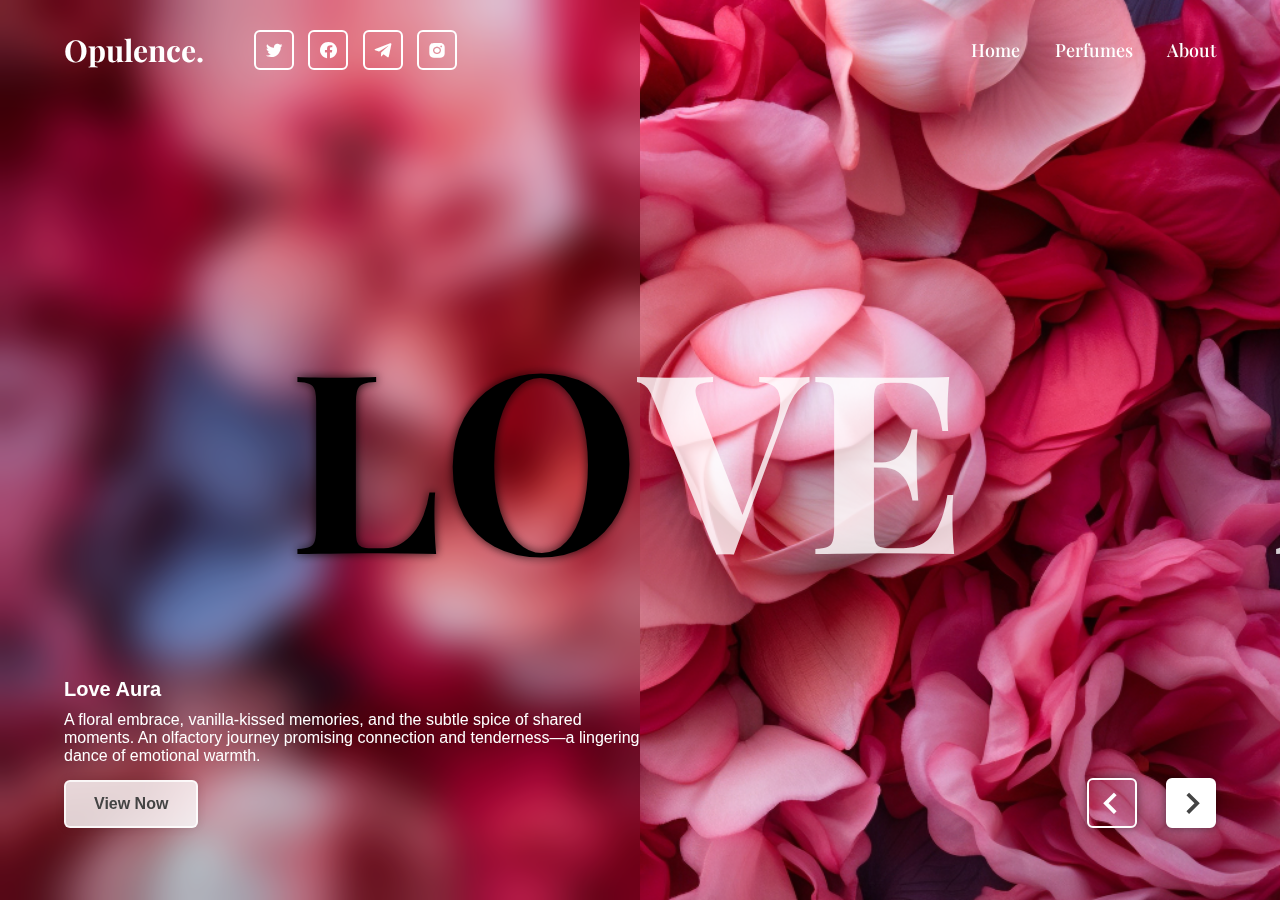
<file: index.html>
<!DOCTYPE html>
<html lang="en">
<head>
    <meta charset="UTF-8">
    <meta name="viewport" content="width=device-width, initial-scale=1.0">
    <title>Opulence</title>
    <link rel="stylesheet" href="style.css">
    <link href="https://unpkg.com/boxicons@2.1.4/css/boxicons.min.css" rel="stylesheet">
</head>
<body>

    <header class = "header">
        <a href="index.html" class = "logo">Opulence.</a>

        <div class="social-media">
            <a href="#"><i class="bx bxl-twitter"></i></a>
            <a href="#"><i class="bx bxl-facebook-circle" ></i></a>
            <a href="#"><i class="bx bxl-telegram" ></i></a>
            <a href="#"><i class="bx bxl-instagram-alt" ></i></a>
        </div>

        <nav class="navbar">
            <a href="index.html">Home</a>
            <a href="Perfumes.html">Perfumes</a>
            <a href="About.html">About</a>
        </nav>

    </header>
    
    <section class="banner">
        <div class="slider">
            <div class="slide active">
                <img src="love-background.png" alt="Love">
                <div class="left-info">
                    <div class="penetrate-blur">
                        <h1>LO</h1>
                    </div>
                    <div class="content">
                        <h3>Love Aura</h3>
                        <p>A floral embrace, vanilla-kissed memories, and the subtle spice of shared moments. An olfactory journey promising connection and tenderness—a lingering dance of emotional warmth.
                        </p>
                        <a href="Love.html" class="btn">View Now</a>
                    </div>
                </div>
                <div class="right-info">
                    <h1>VE</h1>
                    <!-- <h3>Scents</h3> -->
                </div>
            </div>

            <div class="slide">
                <img src="green-3.png" alt="Calm">
                <div class="left-info">
                    <div class="penetrate-blur">
                        <h1>CA</h1>
                    </div>
                    <div class="content">
                        <h3>Calm Aura</h3>
                        <p>A lavender caress, a sage breeze, and the gentle hug of lemongrass. An aromatic poem, it weaves tranquility—a fragrant serenity settling like a quiet dusk. A peaceful dance of soothing scents, inviting the soul to rest in the serene embrace of the moment.
                        </p>
                        <a href="Calm.html" class="btn">View Now</a>
                    </div>
                </div>
                <div class="right-info">
                    <h1>LM</h1>
                    <!-- <h3>Scents</h3> -->
                </div>
            </div>

            <div class="slide">
                <img src="blue-3.png" alt="Energy">
                <div class="left-info">
                    <div class="penetrate-blur">
                        <h1>ENE</h1>
                    </div>
                    <div class="content">
                        <h3>Energy Aura</h3>
                        <p>A citrus surge, a rosemary dance, and the invigorating hug of cinnamon. An aromatic anthem, it pulses with vitality—a fragrant burst that sparks a lively symphony. A spirited ballet of refreshing scents, awakening the spirit to the lively rhythm of the moment.
                        </p>
                        <a href="Energy.html" class="btn">View Now</a>
                    </div>
                </div>
                <div class="right-info">
                    <h1>RGY</h1>
                    <!-- <h3>Scents</h3> -->
                </div>
            </div>

            <div class="slide">
                <img src="yellow-1.png" alt="Radiance">
                <div class="left-info">
                    <div class="penetrate-blur">
                        <h1>RADI</h1>
                    </div>
                    <div class="content">
                        <h3>Radiance Aura</h3>
                        <p>A jasmine glow, a strawberry dance, and the luminous embrace of frankincense. An aromatic sonnet, it illuminates the senses—a fragrant brilliance echoing the sun's tender caress. A radiant ballet of uplifting scents, enveloping the spirit in a shimmering aura of light and positivity.
                        </p>
                        <a href="Radiance.html" class="btn">View Now</a>
                    </div>
                </div>
                <div class="right-info">
                    <h1>ANCE</h1>
                    <!-- <h3>Scents</h3> -->
                </div>
            </div >
        </div>
        <div class="navigation">
            <span class="prev-btn">
                <i class="bx bx-chevron-left"></i>
            </span>
            <span class="next-btn">
                <i class="bx bx-chevron-right" ></i>
            </span>
        </div>
    </section>

    <script src="script.js"></script>
</body>
</html>
</file>
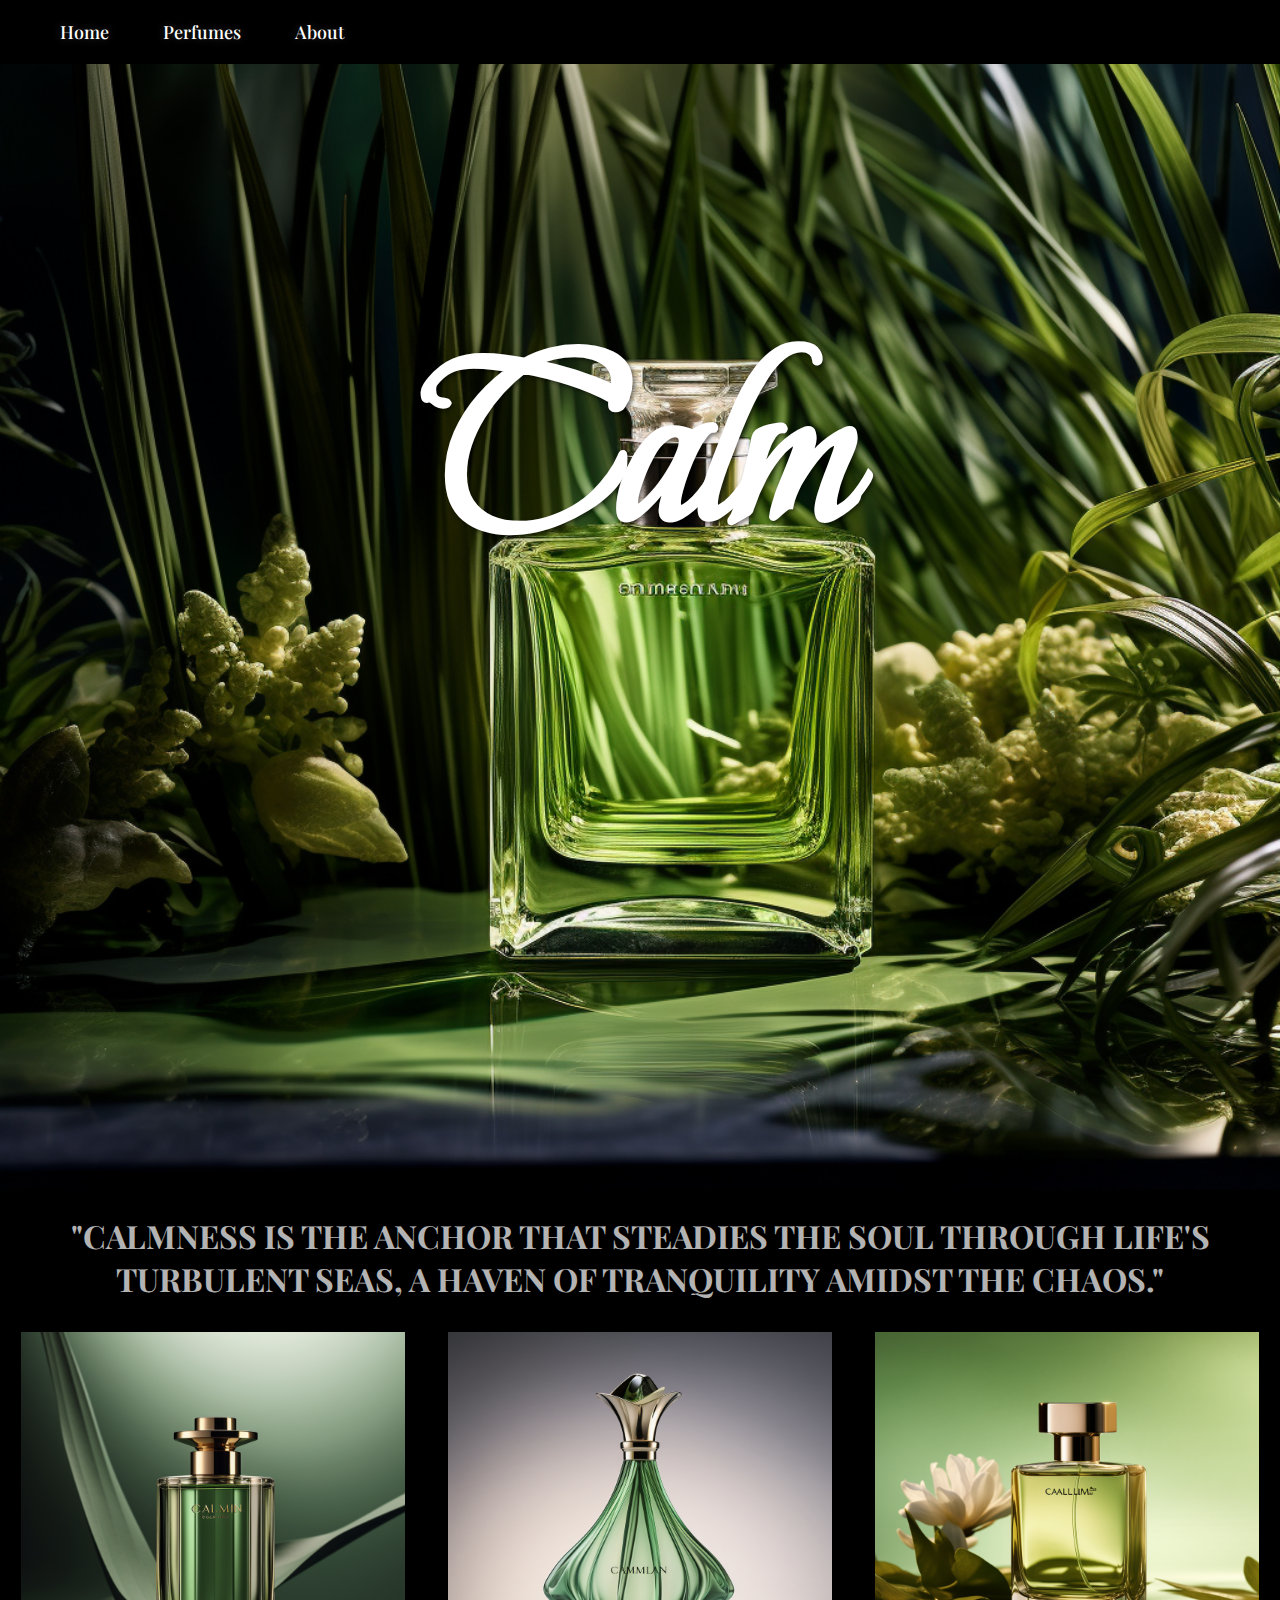
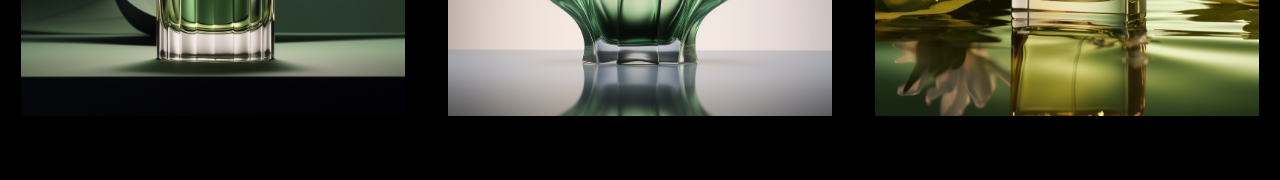
<file: Calm.html>
<!DOCTYPE html>
<html lang="en">

<head>
    <meta charset="UTF-8">
    <title>Perfume Company</title>
    <link rel="stylesheet" href="Love.css">
</head>

<body>
    <nav class="navbar">
        <a href="index.html">Home</a>
        <a href="Perfumes.html">Perfumes</a>
        <a href="About.html">About</a>
    </nav>
    <div class="main-section">
            <div class="header-text">
                <h1>Calm</h1>
            </div>
        <img class="full-screen-image" src="C-background-2.png" alt="Perfume Image">
    </div>
    <div class="subheader-text">
        <h1>"CALMNESS IS THE ANCHOR THAT STEADIES THE SOUL THROUGH LIFE'S TURBULENT SEAS, A HAVEN OF TRANQUILITY AMIDST THE CHAOS."</h1>
    </div>
    <div class="perfume-grid">
        <div class="perfume-item">
            <img class="perfume-image" src="calm-perfume-2.png" alt="Perfume 1">
            <div class="perfume-info">
                <h2>Calm Waters</h2>
                <p>This sandalwood-infused perfume whispers of dusky evenings, entwining rich, creamy woodiness with delicate jasmine and rose. A warm embrace of earthy patchouli and musk crafts an intimate, lingering promise—a scent embodying love's timeless allure and depth.</p>
                <h3>It smells like...</h3>
                <p>entering a room where sandalwood incense burns softly, infusing the air with its warm, woody aroma, reminiscent of a comforting, intimate setting.</p>
                <a href="#" class="btn">View Now</a>
            </div>
        </div>

        <div class="perfume-item">
            <img class="perfume-image" src="calm-perfume-1.png" alt="Perfume 2">
            <div class="perfume-info">
                <h2>Quiet Haven</h2>
                <p>This rose-infused perfume sings of dawn-kissed petals, melding fresh roses with citrusy bergamot, evoking an initial rush of vibrant romance. As it settles, it reveals velvety depths of jasmine and peony, culminating in a warm, enduring embrace of amber and musk—a timeless ode to love's tender elegance.</p>
                <h3>It smells like...</h3>
                <p>walking through a garden in the early morning, where the air is filled with the sweet, fresh fragrance of blooming roses after a light rain.</p>
                <a href="#" class="btn">View Now</a>
            </div>
        </div>

        <div class="perfume-item">
            <img class="perfume-image" src="calm-perfume-3.png" alt="Perfume 3">
            <div class="perfume-info">
                <h2>Serenity Mist</h2>
                <p>This vanilla-centered perfume envelops like a cozy hug, blending sweet vanilla bean with delicate florals, conjuring nostalgic affection. A warm embrace emerges, reminiscent of shared fireside moments, while amber and musk leave an intimate, enduring trail—a fragrance that whispers of love's gentle embrace.</p>
                <h3>It smells like...</h3>
                <p>stepping into a kitchen where freshly baked vanilla cookies wafts through the air, enveloping you in a sweet, comforting embrace. </p>
                <a href="#" class="btn">View Now</a>
            </div>
        </div>
    </div>
</body>

</html>
</file>
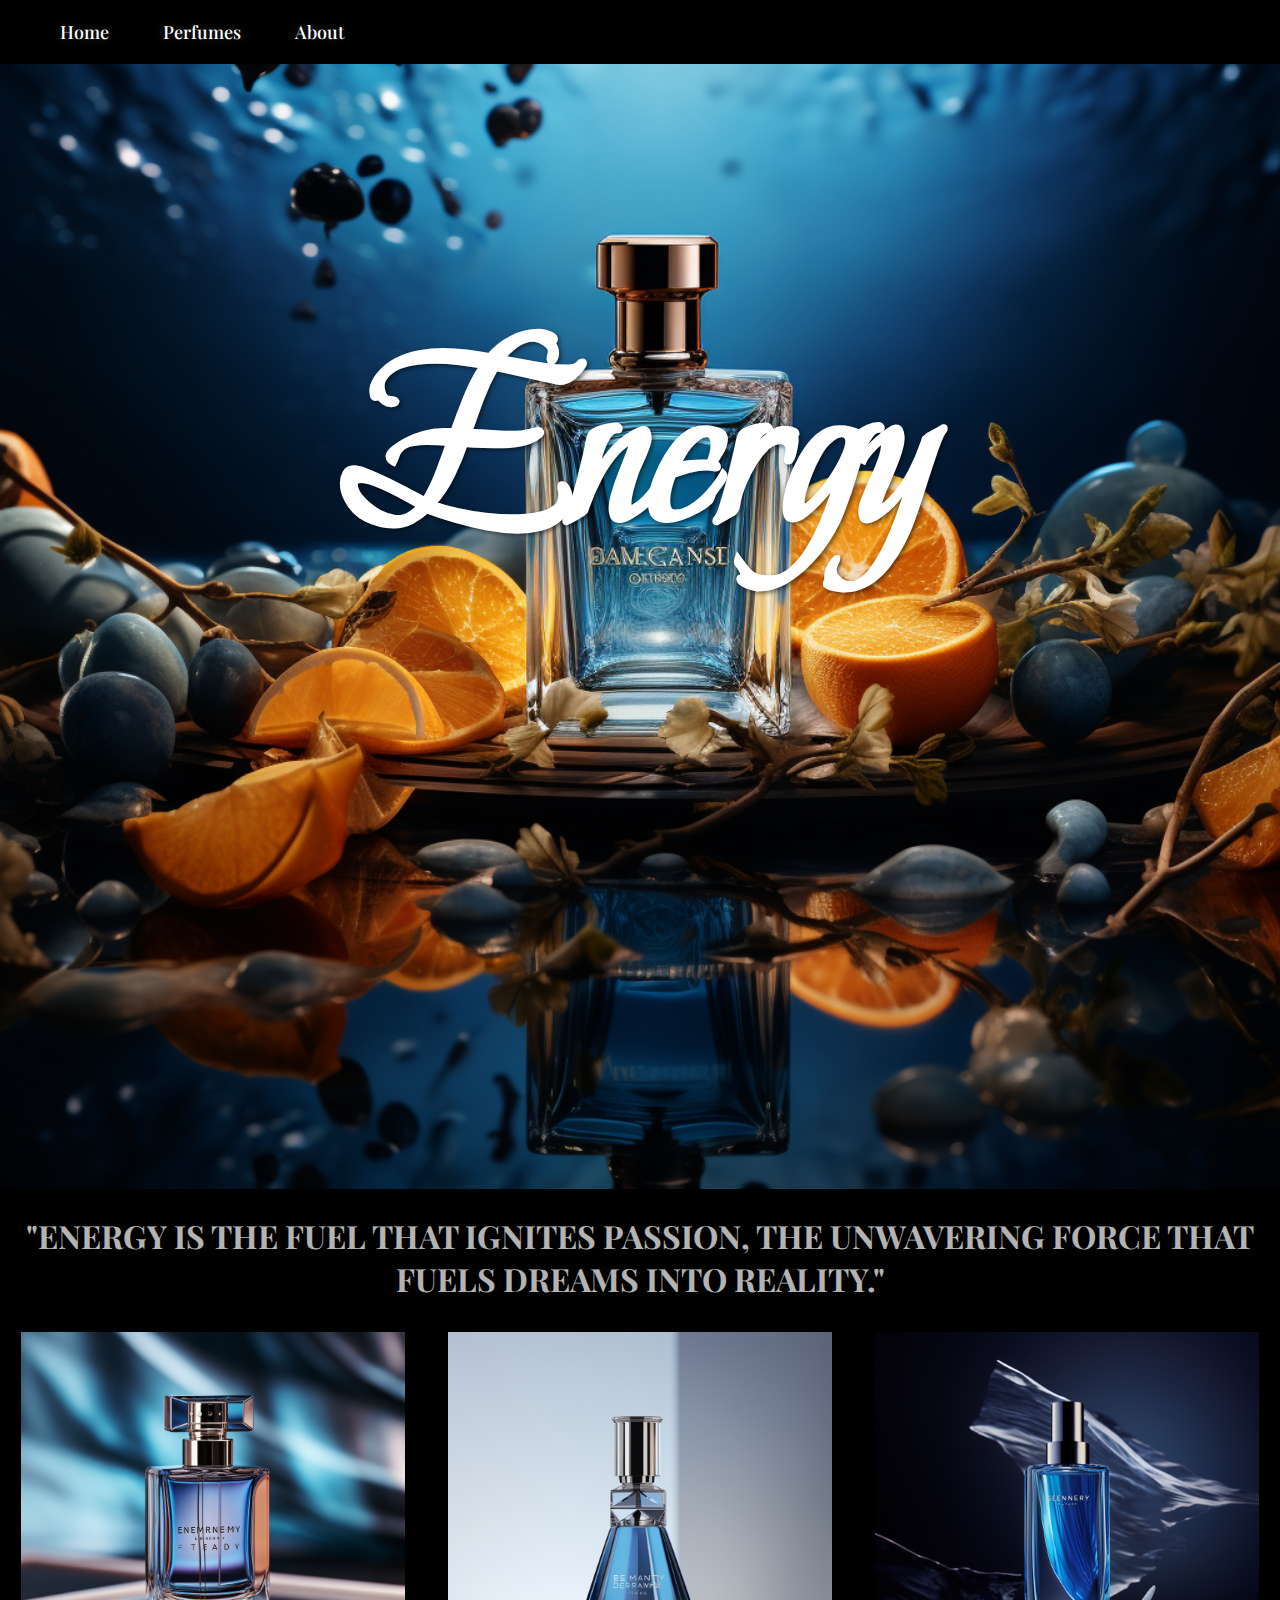
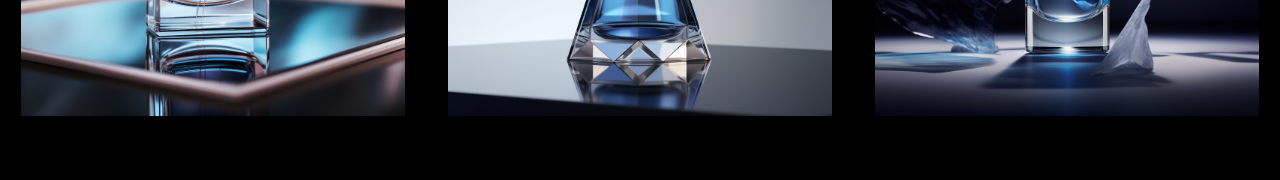
<file: Energy.html>
<!DOCTYPE html>
<html lang="en">

<head>
    <meta charset="UTF-8">
    <title>Perfume Company</title>
    <link rel="stylesheet" href="Love.css">
</head>

<body>
    <nav class="navbar">
        <a href="index.html">Home</a>
        <a href="Perfumes.html">Perfumes</a>
        <a href="About.html">About</a>
    </nav>
    <div class="main-section">
            <div class="header-text">
                <h1>Energy</h1>
            </div>
        <img class="full-screen-image" src="E-background-1.png" alt="Perfume Image">
    </div>
    <div class="subheader-text">
        <h1>"ENERGY IS THE FUEL THAT IGNITES PASSION, THE UNWAVERING FORCE THAT FUELS DREAMS INTO REALITY."</h1>
    </div>
    <div class="perfume-grid">
        <div class="perfume-item">
            <img class="perfume-image" src="energy-perfume-3.png" alt="Perfume 1">
            <div class="perfume-info">
                <h2>Dynamic Pulse</h2>
                <p>This sandalwood-infused perfume whispers of dusky evenings, entwining rich, creamy woodiness with delicate jasmine and rose. A warm embrace of earthy patchouli and musk crafts an intimate, lingering promise—a scent embodying love's timeless allure and depth.</p>
                <h3>It smells like...</h3>
                <p>entering a room where sandalwood incense burns softly, infusing the air with its warm, woody aroma, reminiscent of a comforting, intimate setting.</p>
                <a href="#" class="btn">View Now</a>
            </div>
        </div>

        <div class="perfume-item">
            <img class="perfume-image" src="energy-perfume-1.png" alt="Perfume 2">
            <div class="perfume-info">
                <h2>Sparkling Vigor</h2>
                <p>This rose-infused perfume sings of dawn-kissed petals, melding fresh roses with citrusy bergamot, evoking an initial rush of vibrant romance. As it settles, it reveals velvety depths of jasmine and peony, culminating in a warm, enduring embrace of amber and musk—a timeless ode to love's tender elegance.</p>
                <h3>It smells like...</h3>
                <p>walking through a garden in the early morning, where the air is filled with the sweet, fresh fragrance of blooming roses after a light rain.</p>
                <a href="#" class="btn">View Now</a>
            </div>
        </div>

        <div class="perfume-item">
            <img class="perfume-image" src="energy-perfume-2.png" alt="Perfume 3">
            <div class="perfume-info">
                <h2>Energy Zest</h2>
                <p>This vanilla-centered perfume envelops like a cozy hug, blending sweet vanilla bean with delicate florals, conjuring nostalgic affection. A warm embrace emerges, reminiscent of shared fireside moments, while amber and musk leave an intimate, enduring trail—a fragrance that whispers of love's gentle embrace.</p>
                <h3>It smells like...</h3>
                <p>stepping into a kitchen where freshly baked vanilla cookies wafts through the air, enveloping you in a sweet, comforting embrace. </p>
                <a href="#" class="btn">View Now</a>
            </div>
        </div>
    </div>
</body>

</html>
</file>
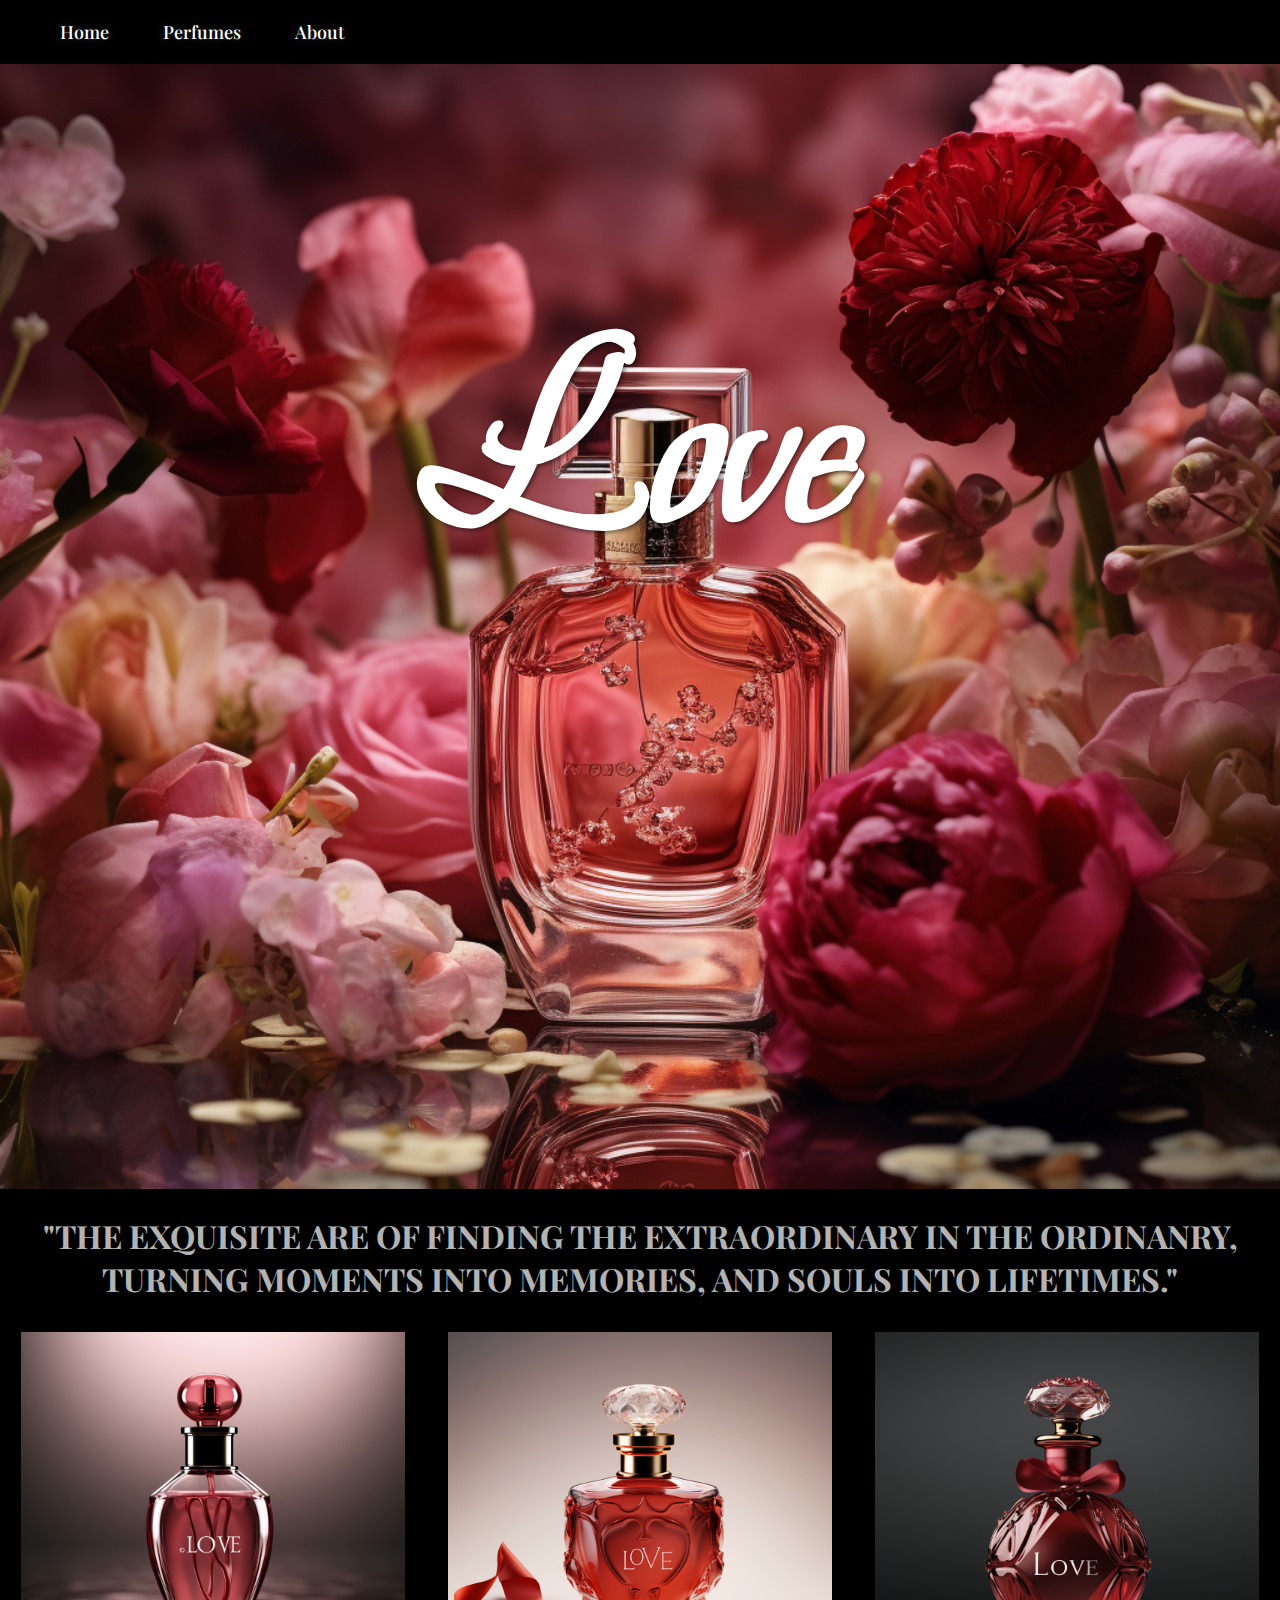
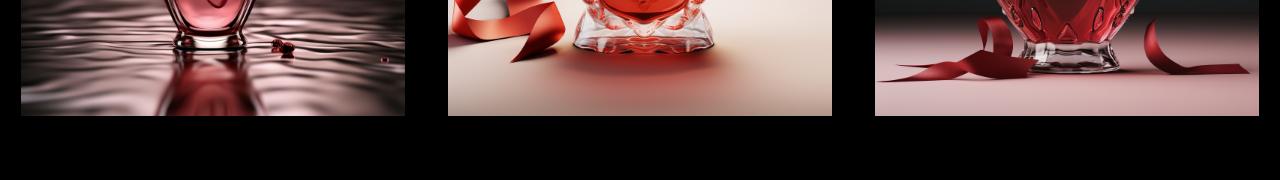
<file: Love.html>
<!DOCTYPE html>
<html lang="en">

<head>
    <meta charset="UTF-8">
    <title>Perfume Company</title>
    <link rel="stylesheet" href="Love.css">
</head>

<body>
    <nav class="navbar">
        <a href="index.html">Home</a>
        <a href="Perfumes.html">Perfumes</a>
        <a href="About.html">About</a>
    </nav>
    <div class="main-section">
            <div class="header-text">
                <h1>Love</h1>
            </div>
        <img class="full-screen-image" src="L-background-2.png" alt="Perfume Image">
        <div class="subheader-text">
            <h1>"THE EXQUISITE ARE OF FINDING THE EXTRAORDINARY IN THE ORDINANRY, TURNING MOMENTS INTO MEMORIES, AND SOULS INTO LIFETIMES."</h1>
        </div>
    </div>
    <div class="perfume-grid">
        <div class="perfume-item">
            <img class="perfume-image" src="radhikasekhsaria_realistic_luxury_perfume_bottle_with_a_red_tin_05b87af1-27ce-4b0c-b33b-48a4ebefc9e0.png" alt="Perfume 1">
            <div class="perfume-info">
                <h2>Enchantment</h2>
                <p>This sandalwood-infused perfume whispers of dusky evenings, entwining rich, creamy woodiness with delicate jasmine and rose. A warm embrace of earthy patchouli and musk crafts an intimate, lingering promise—a scent embodying love's timeless allure and depth.</p>
                <h3>It smells like...</h3>
                <p>entering a room where sandalwood incense burns softly, infusing the air with its warm, woody aroma, reminiscent of a comforting, intimate setting.</p>
                <a href="#" class="btn">View Now</a>
            </div>
        </div>

        <div class="perfume-item">
            <img class="perfume-image" src="radhikasekhsaria_perfume_bottle_with_red_tint_and_love_label_lu_d54e5817-d368-48e2-9178-47483a82e7a2.png" alt="Perfume 2">
            <div class="perfume-info">
                <h2>Amore</h2>
                <p>This rose-infused perfume sings of dawn-kissed petals, melding fresh roses with citrusy bergamot, evoking an initial rush of vibrant romance. As it settles, it reveals velvety depths of jasmine and peony, culminating in a warm, enduring embrace of amber and musk—a timeless ode to love's tender elegance.</p>
                <h3>It smells like...</h3>
                <p>walking through a garden in the early morning, where the air is filled with the sweet, fresh fragrance of blooming roses after a light rain.</p>
                <a href="#" class="btn">View Now</a>
            </div>
        </div>

        <div class="perfume-item">
            <img class="perfume-image" src="radhikasekhsaria_realistic_luxury_perfume_bottle_with_a_red_tin_1d1aa30c-6c2c-4c95-8cbb-41c25a4bf163.png" alt="Perfume 3">
            <div class="perfume-info">
                <h2>Cupid's Breath</h2>
                <p>This vanilla-centered perfume envelops like a cozy hug, blending sweet vanilla bean with delicate florals, conjuring nostalgic affection. A warm embrace emerges, reminiscent of shared fireside moments, while amber and musk leave an intimate, enduring trail—a fragrance that whispers of love's gentle embrace.</p>
                <h3>It smells like...</h3>
                <p>stepping into a kitchen where freshly baked vanilla cookies wafts through the air, enveloping you in a sweet, comforting embrace. </p>
                <a href="#" class="btn">View Now</a>
            </div>
        </div>
    </div>
</body>

</html>
</file>
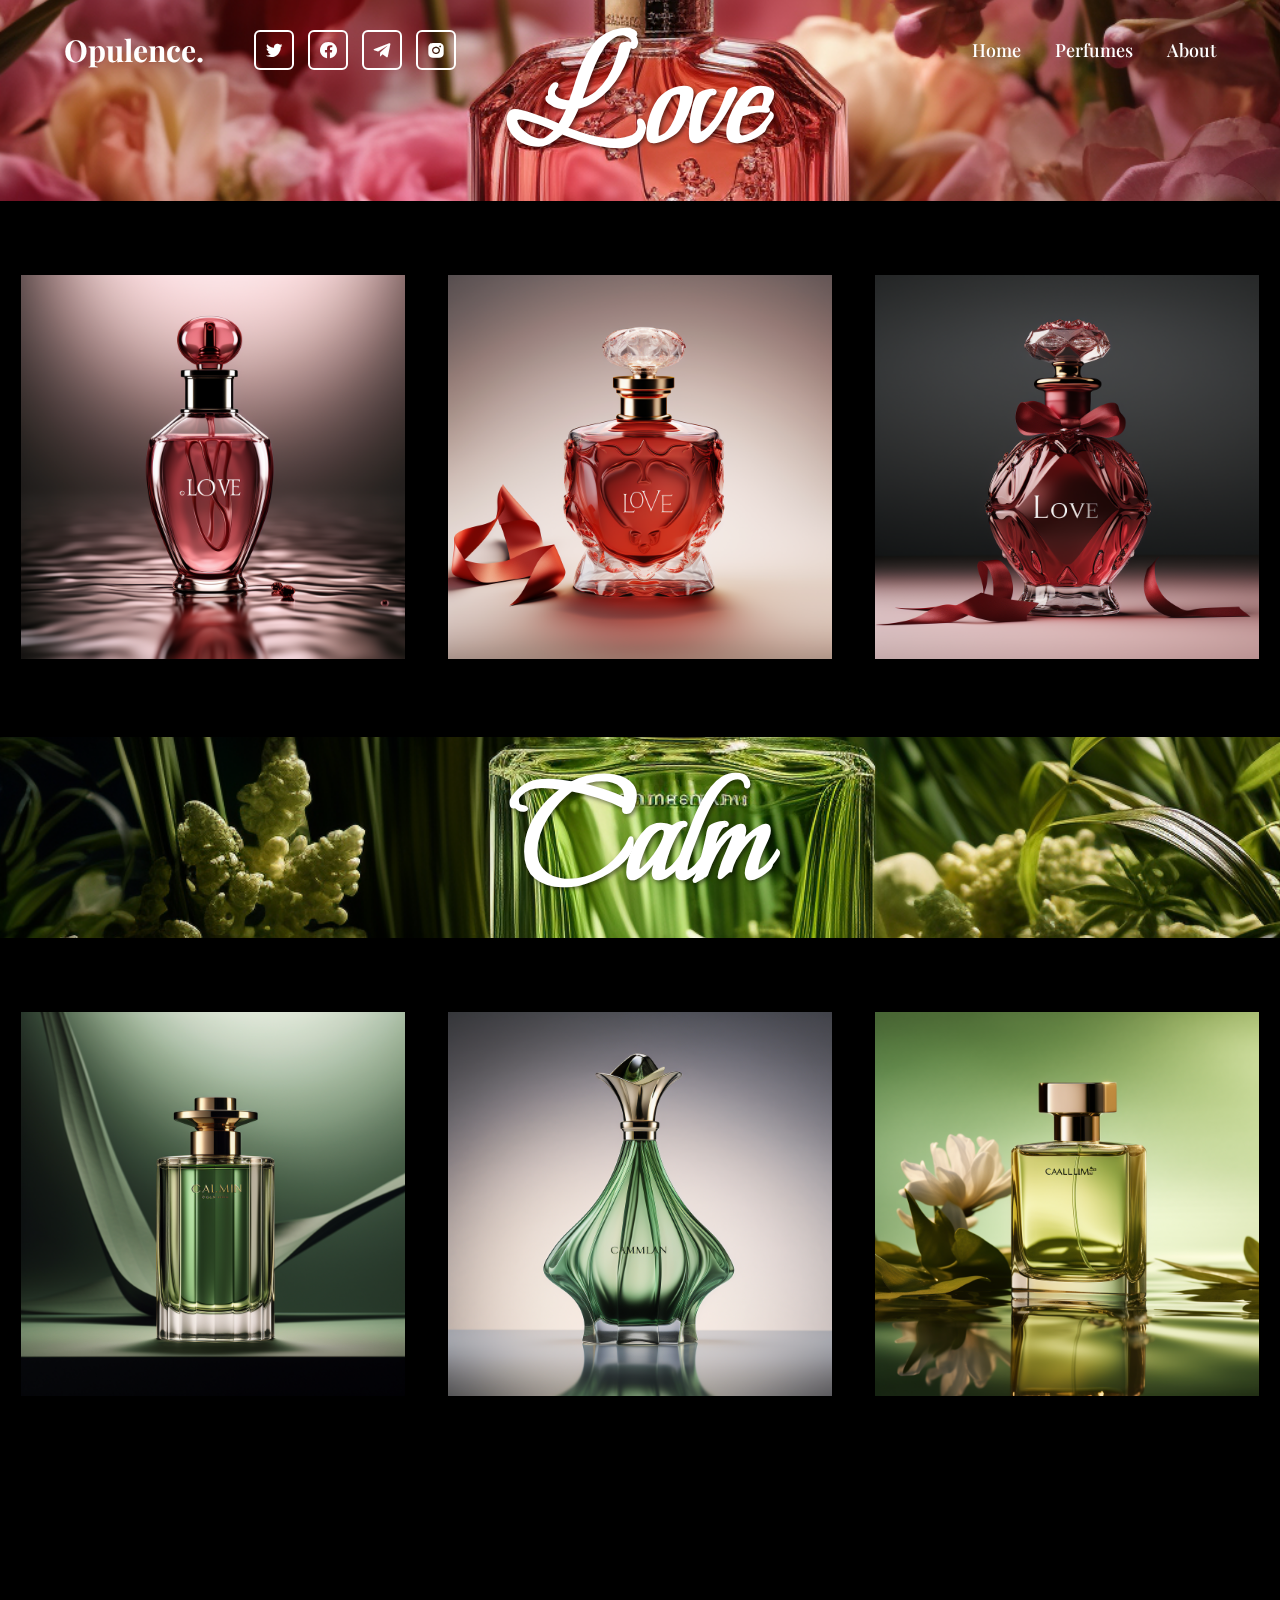
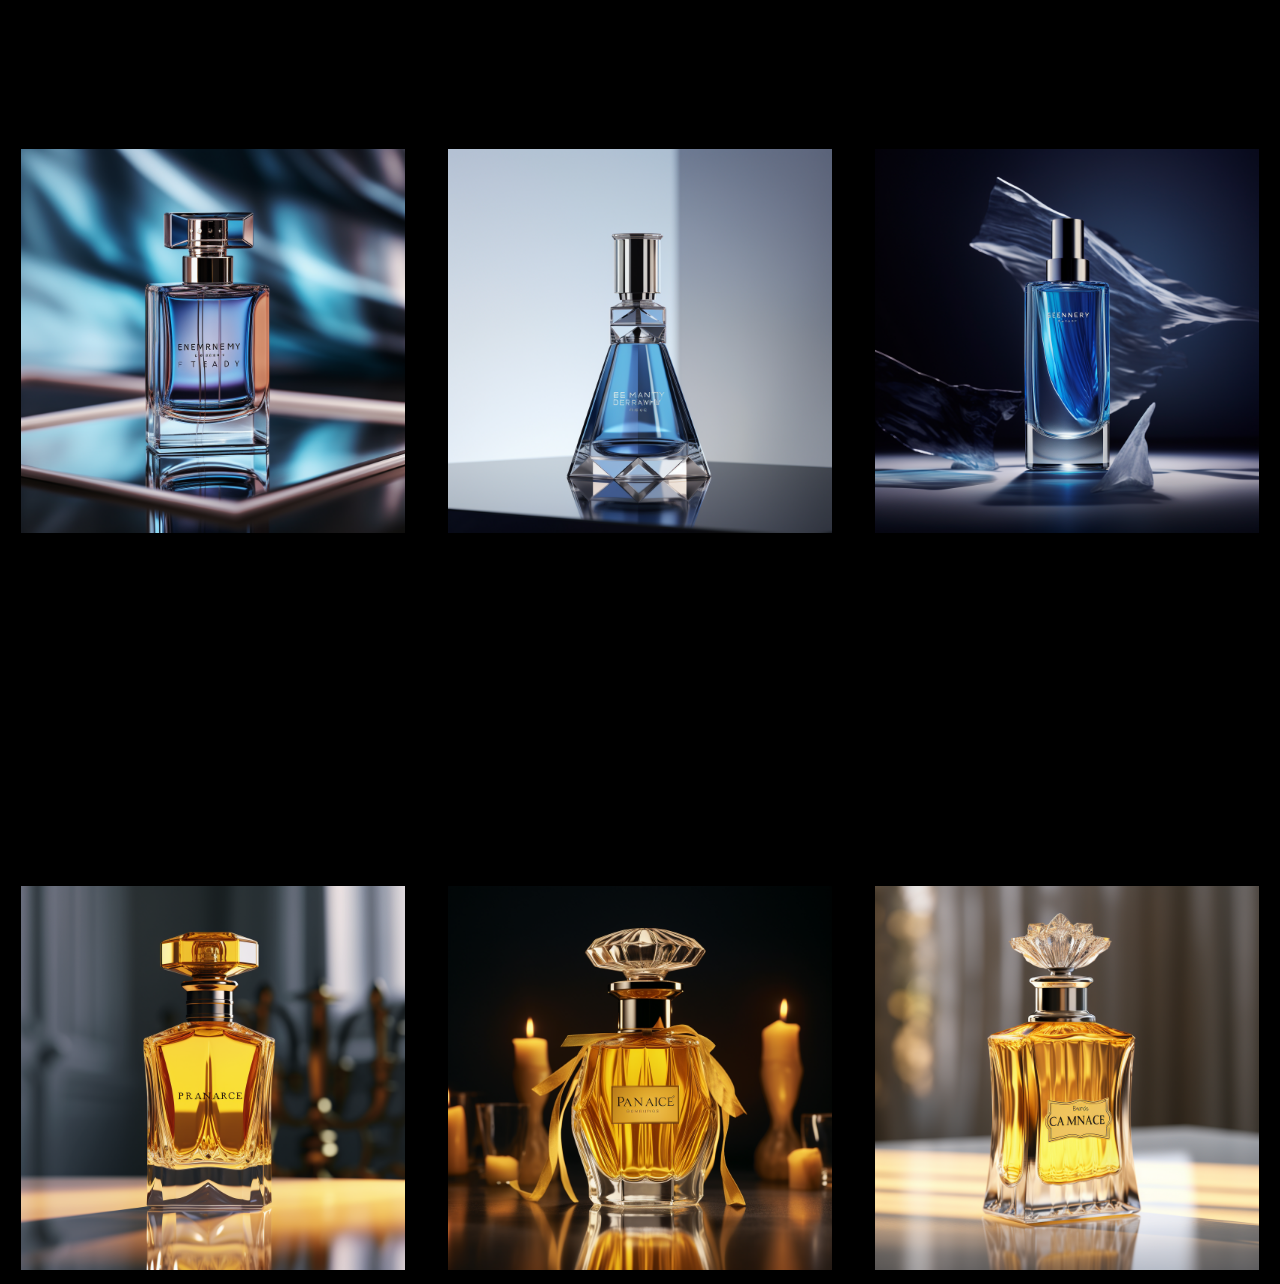
<file: Perfumes.html>
<!DOCTYPE html>
<html lang="en">

<head>
    <meta charset="UTF-8">
    <title>Perfume Company</title>
    <link rel="stylesheet" href="styles.css">
    <link href="https://unpkg.com/boxicons@2.1.4/css/boxicons.min.css" rel="stylesheet">
</head>

<body>
    <header class = "header">
        <a href="index.html" class = "logo">Opulence.</a>

        <div class="social-media">
            <a href="#"><i class="bx bxl-twitter"></i></a>
            <a href="#"><i class="bx bxl-facebook-circle" ></i></a>
            <a href="#"><i class="bx bxl-telegram" ></i></a>
            <a href="#"><i class="bx bxl-instagram-alt" ></i></a>
        </div>

        <nav class="navbar">
            <a href="index.html">Home</a>
            <a href="Perfumes.html">Perfumes</a>
            <a href="About.html">About</a>
        </nav>

    </header>
    <!-- Love Section -->
    <section class="perfume-section">
        <div class="header-text-love show">
            <a href="Love.html" class="btn">
                <h1>Love</h1>
            </a>
        </div>
        <div class="perfume-grid">
            <div class="perfume-item">
                <img class="perfume-image" src="radhikasekhsaria_realistic_luxury_perfume_bottle_with_a_red_tin_05b87af1-27ce-4b0c-b33b-48a4ebefc9e0.png" alt="Love Perfume 1">
                <div class="perfume-info">
                    <h2>Enchantment</h2>
                </div>
            </div>

            <div class="perfume-item">
                <img class="perfume-image" src="radhikasekhsaria_perfume_bottle_with_red_tint_and_love_label_lu_d54e5817-d368-48e2-9178-47483a82e7a2.png" alt="Love Perfume 2">
                <div class="perfume-info">
                    <h2>Amore</h2>
                </div>
            </div>

            <div class="perfume-item">
                <img class="perfume-image" src="radhikasekhsaria_realistic_luxury_perfume_bottle_with_a_red_tin_1d1aa30c-6c2c-4c95-8cbb-41c25a4bf163.png" alt="Love Perfume 3">
                <div class="perfume-info">
                    <h2>Cupid's Breath</h2>
                </div>
            </div>
        </div>
    </section>

    <!-- Calm Section -->
    <section class="perfume-section">
        <div class="header-text-calm">
            <a href="Calm.html" class="btn">
                <h1>Calm</h1>
            </a>
        </div>
        <div class="perfume-grid">
            <div class="perfume-item">
                <img class="perfume-image" src="calm-perfume-2.png" alt="Love Perfume 1">
                <div class="perfume-info">
                    <h2>Calm Waters</h2>
                </div>
            </div>

            <div class="perfume-item">
                <img class="perfume-image" src="calm-perfume-1.png" alt="Love Perfume 2">
                <div class="perfume-info">
                    <h2>Quiet Haven</h2>
                </div>
            </div>

            <div class="perfume-item">
                <img class="perfume-image" src="calm-perfume-3.png" alt="Love Perfume 3">
                <div class="perfume-info">
                    <h2>Serenity Mist</h2>
                </div>
            </div>
            
            <!-- Similar structure for Calm Perfumes -->
            <!-- ... -->
        </div>
    </section>

    <!-- Energy Section -->
    <section class="perfume-section">
        <div class="header-text-energy">
            <a href="Energy.html" class="btn">
                <h1>Energy</h1>
            </a>
        </div>
        <div class="perfume-grid">
            <div class="perfume-item">
                <img class="perfume-image" src="energy-perfume-3.png" alt="Love Perfume 1">
                <div class="perfume-info">
                    <h2>Dynamic Pulse</h2>
                </div>
            </div>

            <div class="perfume-item">
                <img class="perfume-image" src="energy-perfume-1.png" alt="Love Perfume 2">
                <div class="perfume-info">
                    <h2>Sparkling Vigor</h2>
                </div>
            </div>

            <div class="perfume-item">
                <img class="perfume-image" src="energy-perfume-2.png" alt="Love Perfume 3">
                <div class="perfume-info">
                    <h2>Energy Zest</h2>
                </div>
            </div>
            <!-- Similar structure for Energy Perfumes -->
            <!-- ... -->
        </div>
    </section>

    <!-- Radiance Section -->
    <section class="perfume-section">
        <div class="header-text-radiance">
            <a href="Radiance.html" class="btn">
                <h1>Radiance</h1>
            </a>
        </div>
        <div class="perfume-grid">
            <div class="perfume-item">
                <img class="perfume-image" src="radiance-perfume-1.png" alt="Love Perfume 1">
                <div class="perfume-info">
                    <h2>Radiant Glow</h2>
                    <p>Description of Love Perfume 1</p>
                </div>
            </div>

            <div class="perfume-item">
                <img class="perfume-image" src="radiance-perfume-2.png" alt="Love Perfume 2">
                <div class="perfume-info">
                    <h2>Halo</h2>
                    <p>Description of Love Perfume 2</p>
                </div>
            </div>

            <div class="perfume-item">
                <img class="perfume-image" src="radiance-perfume3.png" alt="Love Perfume 3">
                <div class="perfume-info">
                    <h2>Luminous Aura</h2>
                    <p>Description of Love Perfume 3</p>
                </div>
            </div>
        
        </div>
    </section>

    <script src="scripts.js"></script>
</body>

</html>
</file>
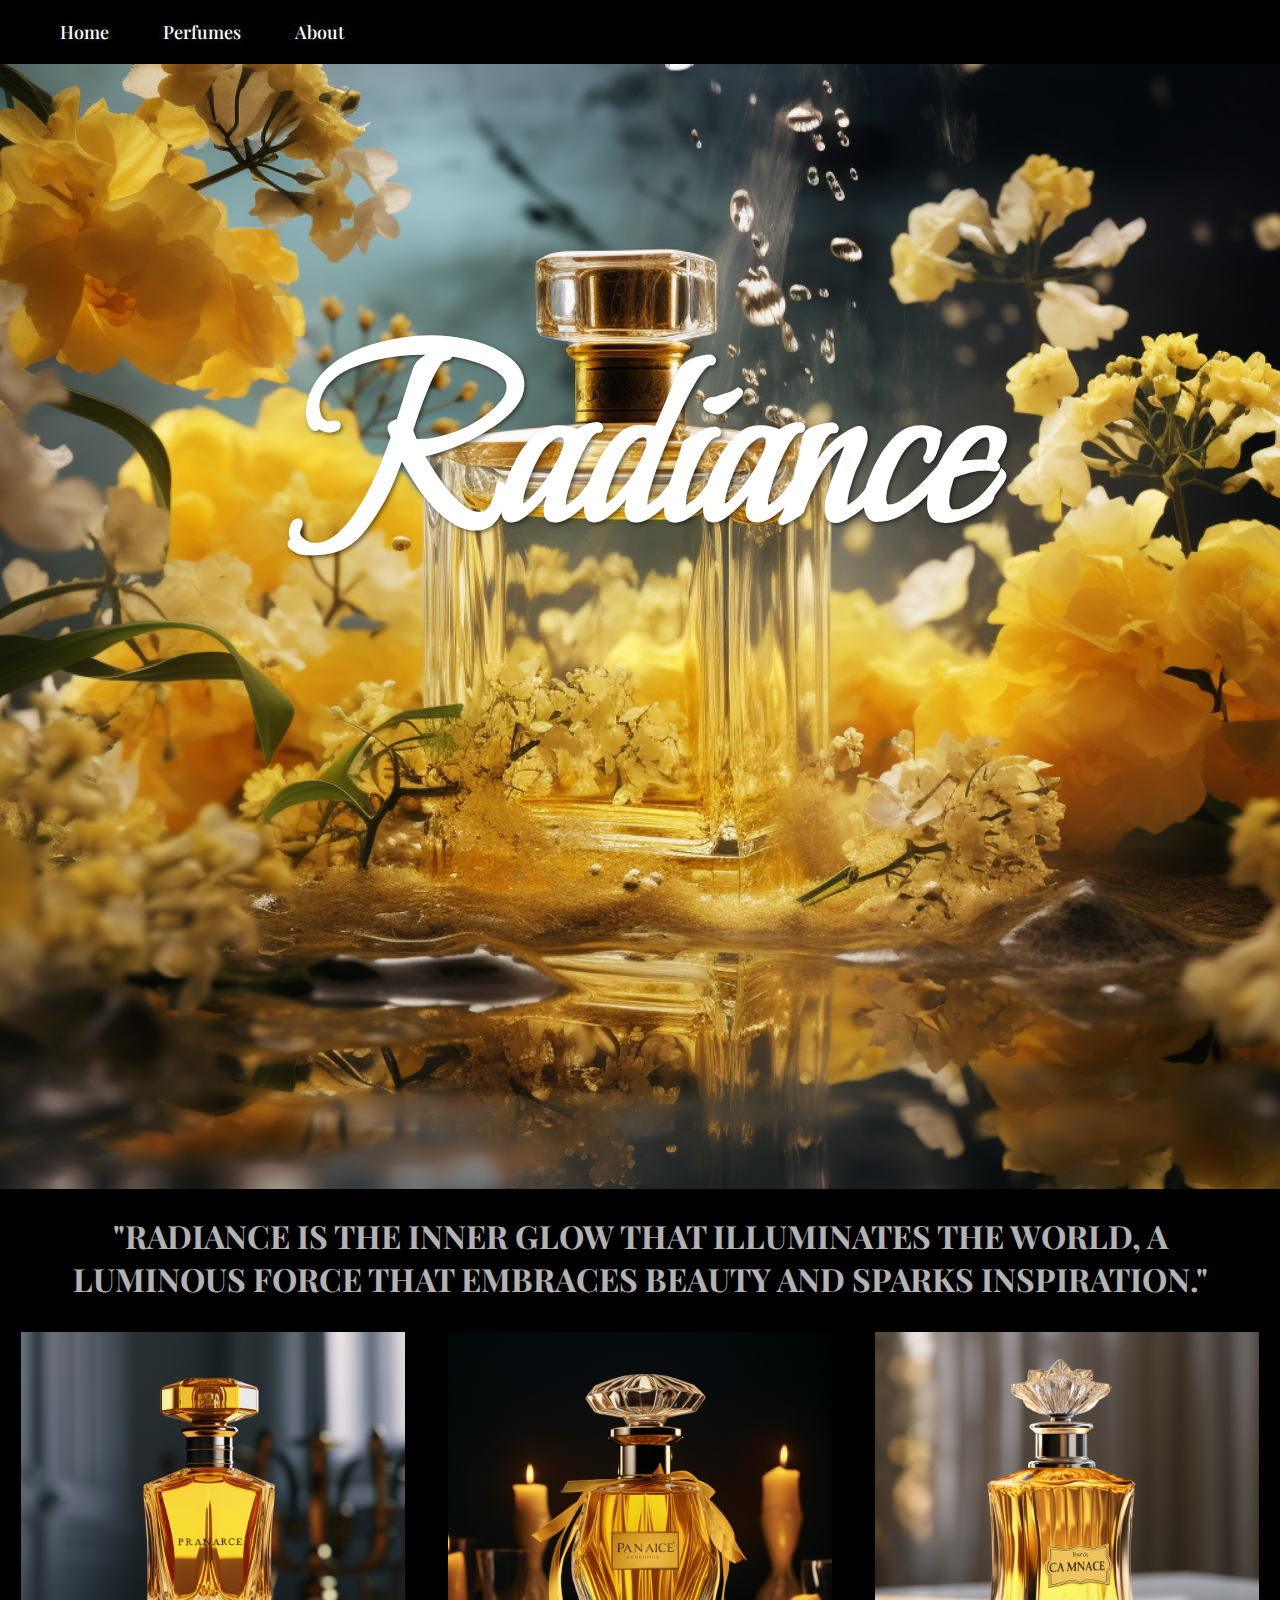
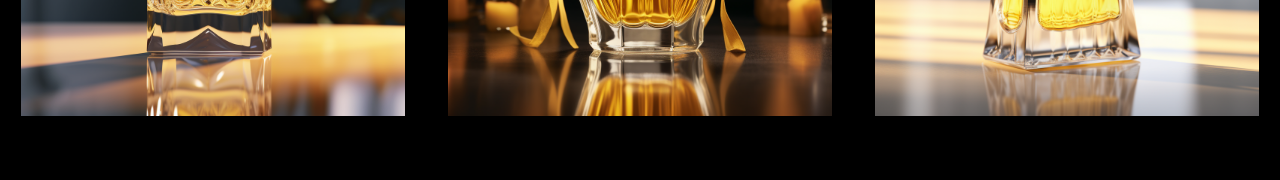
<file: Radiance.html>
<!DOCTYPE html>
<html lang="en">

<head>
    <meta charset="UTF-8">
    <title>Perfume Company</title>
    <link rel="stylesheet" href="Love.css">
</head>

<body>
    <nav class="navbar">
        <a href="index.html">Home</a>
        <a href="Perfumes.html">Perfumes</a>
        <a href="About.html">About</a>
    </nav>
    <div class="main-section">
            <div class="header-text">
                <h1>Radiance</h1>
            </div>
        <img class="full-screen-image" src="R-background-2.png" alt="Perfume Image">
    </div>
    <div class="subheader-text">
        <h1>"RADIANCE IS THE INNER GLOW THAT ILLUMINATES THE WORLD, A LUMINOUS FORCE THAT EMBRACES BEAUTY AND SPARKS INSPIRATION."</h1>
    </div>
    <div class="perfume-grid">
        <div class="perfume-item">
            <img class="perfume-image" src="radiance-perfume-1.png" alt="Perfume 1">
            <div class="perfume-info">
                <h2>Radiant Glow</h2>
                <p>This sandalwood-infused perfume whispers of dusky evenings, entwining rich, creamy woodiness with delicate jasmine and rose. A warm embrace of earthy patchouli and musk crafts an intimate, lingering promise—a scent embodying love's timeless allure and depth.</p>
                <h3>It smells like...</h3>
                <p>entering a room where sandalwood incense burns softly, infusing the air with its warm, woody aroma, reminiscent of a comforting, intimate setting.</p>
                <a href="#" class="btn">View Now</a>
            </div>
        </div>

        <div class="perfume-item">
            <img class="perfume-image" src="radiance-perfume-2.png" alt="Perfume 2">
            <div class="perfume-info">
                <h2>Halo</h2>
                <p>This rose-infused perfume sings of dawn-kissed petals, melding fresh roses with citrusy bergamot, evoking an initial rush of vibrant romance. As it settles, it reveals velvety depths of jasmine and peony, culminating in a warm, enduring embrace of amber and musk—a timeless ode to love's tender elegance.</p>
                <h3>It smells like...</h3>
                <p>walking through a garden in the early morning, where the air is filled with the sweet, fresh fragrance of blooming roses after a light rain.</p>
                <a href="#" class="btn">View Now</a>
            </div>
        </div>

        <div class="perfume-item">
            <img class="perfume-image" src="radiance-perfume3.png" alt="Perfume 3">
            <div class="perfume-info">
                <h2>Luminous Aura</h2>
                <p>This vanilla-centered perfume envelops like a cozy hug, blending sweet vanilla bean with delicate florals, conjuring nostalgic affection. A warm embrace emerges, reminiscent of shared fireside moments, while amber and musk leave an intimate, enduring trail—a fragrance that whispers of love's gentle embrace.</p>
                <h3>It smells like...</h3>
                <p>stepping into a kitchen where freshly baked vanilla cookies wafts through the air, enveloping you in a sweet, comforting embrace. </p>
                <a href="#" class="btn">View Now</a>
            </div>
        </div>
    </div>
</body>

</html>
</file>
<file: style.css>
@font-face {
    font-family: 'Playfair';
    src: url("Playfair_Display/PlayfairDisplay-VariableFont_wght.ttf");
}

* {
    margin: 0;
    padding: 0;
    box-sizing: border-box;
    font-family: 'Montserrat', sans-serif;
}

.header {
    position: fixed;
    top: 0;
    left: 0;
    width: 100%;
    padding: 30px 5%;
    background: transparent;
    display: flex;
    align-items: center;
    z-index: 100;
}

.logo {
    font-size: 30px;
    color: white;
    text-decoration: none;
    font-family: 'Playfair';
    font-weight: 700;
}

.social-media {
    margin: 0 auto 0 50px;
}

.social-media a {
    display: inline-flex;
    justify-content: center;
    align-items: center;
    width: 40px;
    height: 40px;
    background: transparent;
    border: 2px solid white;
    border-radius: 6px;
    text-decoration: none;
    margin-right: 10px;
    transition: .5s;
}

.social-media a:hover {
    background: white;
}

.social-media a i {
    font-size: 20px;
    color: white;
    transition: .5s;
}

.social-media a:hover i {
    color: #444;

}

.navbar a {
    font-size: 18px;
    color: white;
    text-decoration: none;
    font-weight: 500;
    font-family: 'Playfair';
    margin-left: 30px;
    text-shadow: 0 0 10px rgba(255, 255, 255, 0.2);

}

.banner {
    position: relative;
    width: 100%;
    height: 100vh;
    overflow-x: hidden;
}

.slider .slide {
    position: absolute;
    width: 100%;
    height: 100%;

}

.slide img {
    position: absolute;
    width: 100%;
    height: 100%;
    object-fit: cover;
    pointer-events: none;
    opacity: 0;
    transition: 0.3s ease;
}

.slide.active img {
    opacity: 1;

}

.slide .left-info {
    position: absolute;
    top: 0;
    left: 0;
    width: 50%;
    height: 100%;
    transform: translateX(-100%);
    transition: 0s;
}

.slide.active .left-info {
    transform: translateX(0);
    z-index: 1;
    transition: 0.5s ease;
}

.left-info .penetrate-blur {
    position: absolute;
    width: 100%;
    height: 100%;
    background: rgba(0, 0, 0, 0.1);
    backdrop-filter: blur(20px);
    display: flex;
    justify-content: flex-end;
    align-items: center;
    /* -webkit-mask: linear-gradient(#000 0 0),
    linear-gradient(#000 0 0); */
    /* -webkit-mask-clip: text, padding-box;
    -webkit-mask-composite: xor; */
}

.penetrate-blur h1 {
    font-size: 250px;
    font-family: 'Playfair';
    text-shadow: 0 0 10px rgba(0, 0, 0, 0.8);
}

.left-info .content {
    position: absolute;
    bottom: 8%;
    left: 10%;
    color: white;
}
.content h3 {
    font-size: 20px;
}

.content p {
    font-size: 16px;
    margin: 10px 0 15px;
}

.content .btn {
    display: inline-block;
    padding: 13px 28px;
    background: rgba(255, 255, 255, 0.8);
    border: 2px solid rgba(255, 255, 255, 0.8);
    border-radius: 6px;
    box-shadow: 0 0 10px rgba(0, 0, 0, 0.1);
    font-size: 16px;
    color: #444;
    text-decoration: none;
    font-weight: 600;
    transition: 0.5s;
}

.content .btn:hover {
    background: transparent;
    color: white;

}

.slide .right-info {
    position: absolute;
    top: 0;
    right: 0;
    width: 50%;
    height: 100%;
    display: flex;
    align-items: center;
    transform: translateX(100%);
    transition: 0s;
}

.slide.active .right-info {
    transform: translateX(0);
    z-index: 1;
    transition: 0.5s ease ;
}

.right-info h1 {
    font-size: 250px;
    color: rgba(255, 255, 255, 0.8);
    font-family: 'Playfair';
    /* text-shadow: 
        0 1px 0 #ccc,
        0 2px 0 #c9c9c9,
        0 3px 0 #bbb,
        0 4px 0 #b9b9b9,
        0 5px 0 #aaa,
        0 6px 1px rgba(0, 0, 0, 0.1),
        0 0 5px rgba(0, 0, 0, 0.1),
        0 1px 3px rgba(0, 0, 0, 0.3),
        0 3px 5px rgba(0, 0, 0, 0.2),
        0 5px 10px rgba(0, 0, 0, 0.25),
        0 10px 10px rgba(0, 0, 0, 0.2),
        0 20px 20px rgba(0, 0, 0, 0.15); */
}

.right-info h3 {
    position: absolute;
    font-size: 50px;
    color: white;
    text-shadow: 0 0 10px rgba(0, 0, 0, 0.5);
    transform: translateY(250%);
    margin-left: 13px;
}

.navigation {
    position: absolute;
    bottom: 8%;
    right: 5%;
    z-index: 99;
}

.navigation span {
    display: inline-flex;
    justify-content: center;
    align-items: center;
    width: 50px;
    height: 50px;
    background: white;
    border: 2px solid white;
    border-radius: 6px;
    box-shadow: 0 0 10px rgba(0, 0, 0, 0.5);
    cursor: pointer;
    margin-left: 25px;
    transition: 0.5s;
}

.navigation span:nth-child(1) {
    background: transparent;
}

.navigation span:nth-child(1):hover {
    background: white;
}

.navigation span i {
    font-size: 45px;
    color: #444;
    transition: 0.5s;
}

.navigation span:nth-child(1) i {
    color: white;
}

.navigation span:nth-child(1):hover i {
    color: #444;
}
</file>
<file: Love.css>
@font-face {
    font-family: 'Beau';
    src: url("Beau_Rivage/BeauRivage-Regular.ttf");
}
@font-face {
    font-family: 'Playfair';
    src: url("Playfair_Display/PlayfairDisplay-VariableFont_wght.ttf");
}
/* Resetting default margin and padding */
body,
html {
    margin: 0;
    padding: 0;
    background-color: rgb(0, 0, 0);
}

.navbar {
    margin: 20px;
}

.navbar a {
    font-size: 18px;
    color: white;
    text-decoration: none;
    font-weight: 500;
    font-family: 'Playfair';
    margin-left: 30px;
    padding: 10px;
    text-shadow: 0 0 10px rgba(255, 255, 255, 0.2);

}

/* Header text styling */
.header-text {
    position: absolute;
    top: 50%;
    left: 50%;
    transform: translate(-50%, -50%);
    text-align: center;
    z-index: 1; /* Ensures it's above the image */
}

.header-text h1 {
    font-family: 'Beau';
    font-size: 250px;
    color: rgb(255, 255, 255);
    text-shadow: 2px 2px 4px rgba(0, 0, 0, 0.5);
}
/* Full-screen image styling */
.full-screen-image {
    width: 100vw;
    height: 125vh;
    object-fit: cover;
}

.subheader-text h1 {
    color: rgb(255, 255, 255);
    font-family: "Playfair";
    text-align: center;
    margin-left: 2%;
    margin-right: 2%;
    opacity: 0.7;
}

/* Perfume grid layout */
.perfume-grid {
    display: flex;
    justify-content: space-around;
    align-items: center;
    flex-wrap: wrap;
    margin-top: 20px;
    background-color: black;
    margin-bottom: 50px;
}

/* Individual perfume item styling */
.perfume-item {
    width: 30%;
    margin: 10px;
    position: relative;
}

/* Perfume image styling */
.perfume-image {
    width: 100%;
    height: auto;
    transition: opacity 0.3s ease;
    /* -webkit-box-reflect: below; */
}

/* Perfume info styling */
.perfume-info {
    position: absolute;
    bottom: 0;
    left: 0;
    width: 100%;
    background-color: rgba(255, 255, 255, 0.6);
    text-align: center;
    padding: 10px;
    opacity: 0;
    transition: opacity 0.3s ease;
}

/* Hover effect on perfume item */
.perfume-item:hover .perfume-image {
    opacity: 0.7;
}

.perfume-item:hover .perfume-info {
    opacity: 1;
}

.btn {
    display: inline-block;
    padding: 13px 28px;
    background: transparent;
    /* border: 2px solid rgba(0, 0, 0, 0.8); */
    border-radius: 6px;
    /* box-shadow: 0 0 10px rgba(0, 0, 0, 0.1); */
    font-size: 16px;
    color: #444;
    text-decoration: none;
    font-weight: 600;
    transition: 0.5s;
}

.btn:hover {
    background: black;
    color: white;

}
</file>
<file: styles.css>
@font-face {
    font-family: 'Beau';
    src: url("Beau_Rivage/BeauRivage-Regular.ttf");
}
@font-face {
    font-family: 'Playfair';
    src: url("Playfair_Display/PlayfairDisplay-VariableFont_wght.ttf");
}

* {
    margin: 0;
    padding: 0;
    box-sizing: border-box;
}

body, html {
  background-color: black;
}


.header {
    position: fixed;
    top: 0;
    left: 0;
    width: 100%;
    padding: 30px 5%;
    background: transparent;
    display: flex;
    align-items: center;
    z-index: 100;
}

.logo {
    font-size: 30px;
    color: white;
    text-decoration: none;
    font-family: 'Playfair';
    font-weight: 700;
}

.social-media {
    margin: 0 auto 0 50px;
}

.social-media a {
    display: inline-flex;
    justify-content: center;
    align-items: center;
    width: 40px;
    height: 40px;
    background: transparent;
    border: 2px solid white;
    border-radius: 6px;
    text-decoration: none;
    margin-right: 10px;
    transition: .5s;
}

.social-media a:hover {
    background: white;
}

.social-media a i {
    font-size: 20px;
    color: white;
    transition: .5s;
}

.social-media a:hover i {
    color: #444;

}

.navbar a {
    font-size: 18px;
    color: white;
    text-decoration: none;
    font-weight: 500;
    font-family: 'Playfair';
    margin-left: 30px;
    text-shadow: 0 0 10px rgba(255, 255, 255, 0.2);

}
/* Style for the headers */
.header-text-love{
    position: relative;
    text-align: center;
    margin-bottom: 5%;
    padding: 0;
    background-size: cover;
    background-position: center;
    background-repeat: no-repeat;
    background-image: url(L-background-2.png);
    opacity: 0;
    transform: translateY(-100%);
    transition: opacity 0.5s ease, transform 0.5s ease;
}
.header-text-calm{
    position: relative;
    text-align: center;
    margin-top: 5%;
    margin-bottom: 5%;
    padding: 0;
    background-size: cover;
    background-position: center;
    background-repeat: no-repeat;
    background-image: url(C-background-2.png);
    opacity: 0;
    transform: translateY(-100%);
    transition: opacity 0.5s ease, transform 0.5s ease;
}
.header-text-energy{
    position: relative;
    text-align: center;
    margin-top: 5%;
    margin-bottom: 5%;
    padding: 0;
    background-size: cover;
    background-position: center;
    background-repeat: no-repeat;
    background-image: url(E-background-1.png);
    opacity: 0;
    transform: translateY(-100%);
    transition: opacity 0.5s ease, transform 0.5s ease;
}
.header-text-radiance {
    position: relative;
    text-align: center;
    margin-top: 5%;
    margin-bottom: 5%;
    padding: 0;
    background-size: cover;
    background-position: center;
    background-repeat: no-repeat;
    background-image: url(R-background-2.png);
    opacity: 0;
    transform: translateY(-100%);
    transition: opacity 0.5s ease, transform 0.5s ease;

}

.header-text-love h1,
.header-text-calm h1,
.header-text-energy h1,
.header-text-radiance h1 {
    font-size: 150px;
    color: #ffffff;
    font-family: 'Beau';
    text-shadow: 2px 2px 4px rgba(0, 0, 0, 0.5);
}

/* When header is in view, show with animation */
.header-text-love.show,
.header-text-calm.show,
.header-text-energy.show,
.header-text-radiance.show {
    opacity: 1;
    transform: translateY(0);
}

a {
    text-decoration: none;
}

/* Perfume section styling */
.perfume-section {
    text-align: center;
}

/* Perfume grid layout */
.perfume-grid {
    display: flex;
    justify-content: space-around;
    align-items: center;
    flex-wrap: wrap;
    margin-top: 10px;
}

/* Individual perfume item styling */
.perfume-item {
    width: 30%;
    margin: 10px;
    position: relative;
}

/* Perfume image styling */
.perfume-image {
    width: 100%;
    height: auto;
    transition: opacity 0.3s ease;
}

/* Perfume info styling */
.perfume-info {
    position: absolute;
    bottom: 0;
    left: 0;
    width: 100%;
    background-color: rgba(255, 255, 255, 0.8);
    text-align: center;
    padding: 10px;
    opacity: 0;
    transition: opacity 0.3s ease;
}

/* Hover effect on perfume item */
.perfume-item:hover .perfume-image {
    opacity: 0.7;
}

.perfume-item:hover .perfume-info {
    opacity: 1;
}
</file>
